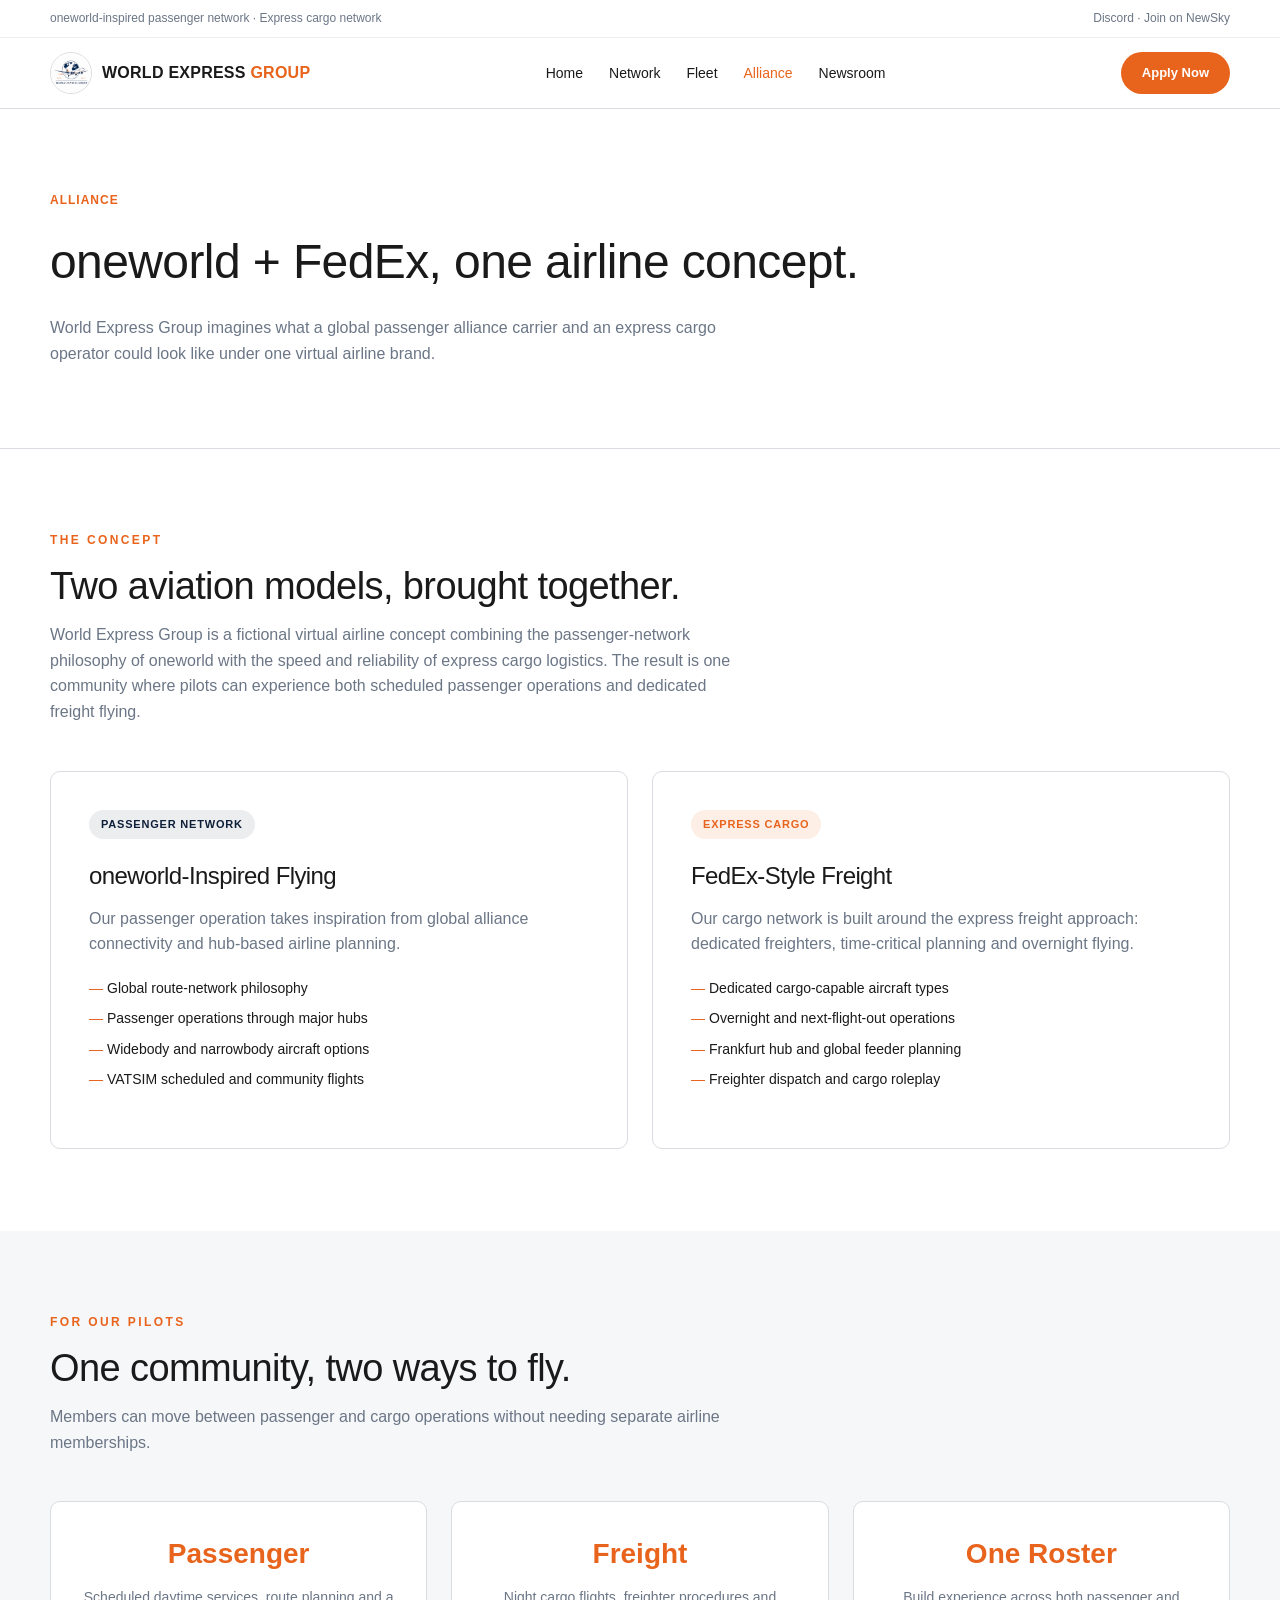
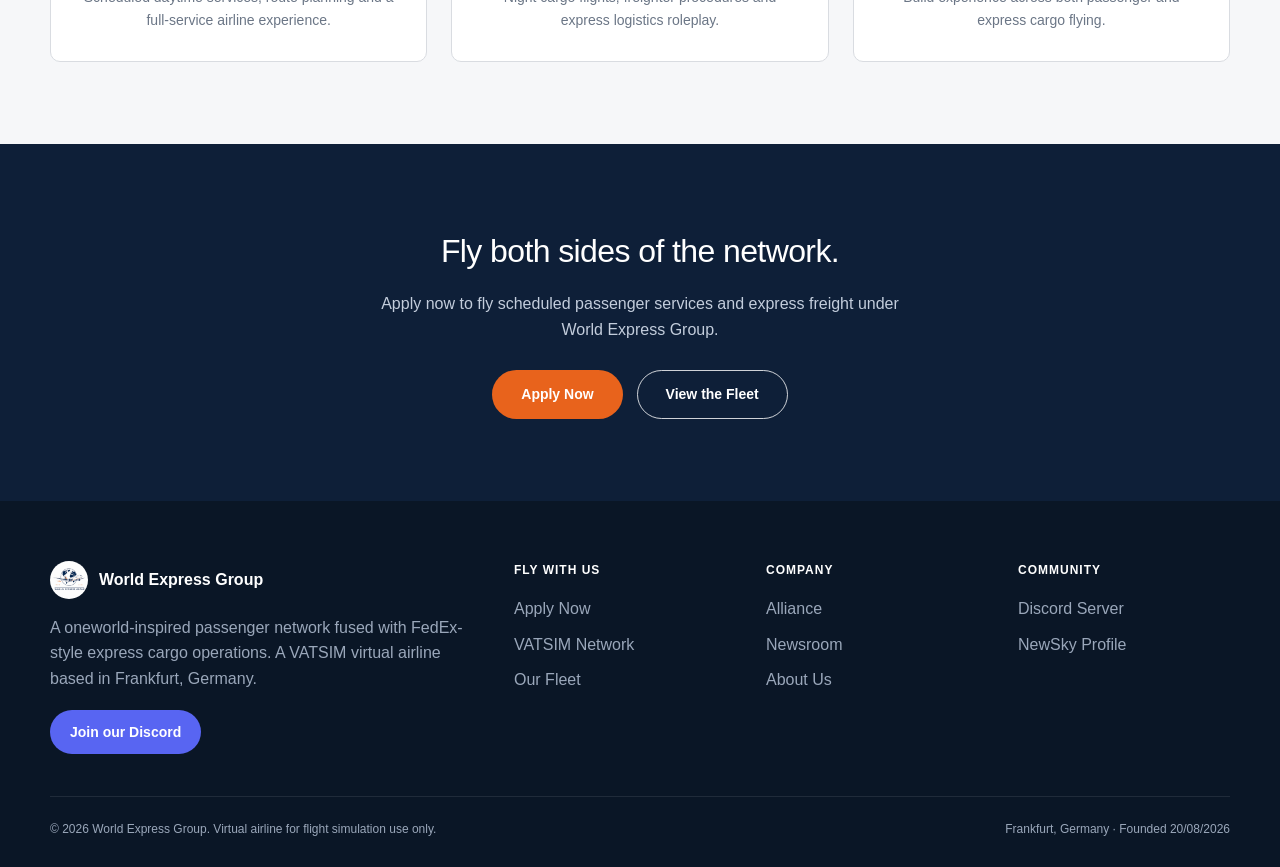
<file: alliance.html>
<!DOCTYPE html>
<html lang="en">
<head>
  <meta charset="UTF-8">
  <meta name="viewport" content="width=device-width, initial-scale=1.0">
  <meta name="description" content="The World Express Group oneworld-inspired passenger and express cargo concept.">
  <title>Alliance | World Express Group</title>
  <link rel="stylesheet" href="styles.css">
</head>
<body>
  <header>
    <div class="topbar"><div class="container"><span>oneworld-inspired passenger network · Express cargo network</span><span><a href="https://discord.gg/Qm5MyxyA" target="_blank" rel="noopener noreferrer">Discord</a> · <a href="https://newsky.app/airline/wxg/info" target="_blank" rel="noopener noreferrer">Join on NewSky</a></span></div></div>
    <div class="nav-wrap">
      <a href="index.html" class="brand" aria-label="World Express Group home"><img src="logo.png" alt="World Express Group logo"><span class="brand-name">WORLD EXPRESS <span>GROUP</span></span></a>
      <nav aria-label="Primary navigation"><ul><li><a href="index.html">Home</a></li><li><a href="network.html">Network</a></li><li><a href="fleet.html">Fleet</a></li><li><a href="alliance.html" class="active">Alliance</a></li><li><a href="newsroom.html">Newsroom</a></li></ul></nav>
      <div class="nav-cta"><a href="https://newsky.app/airline/wxg/info" target="_blank" rel="noopener noreferrer" class="btn btn-primary">Apply Now</a></div>
      <button class="menu-toggle" type="button" aria-label="Open navigation">☰</button>
    </div>
  </header>

  <main>
    <section class="page-hero"><div class="container"><span class="breadcrumb">Alliance</span><h1>oneworld + FedEx, one airline concept.</h1><p>World Express Group imagines what a global passenger alliance carrier and an express cargo operator could look like under one virtual airline brand.</p></div></section>

    <section>
      <div class="container">
        <div class="section-head"><span class="section-label">The Concept</span><h2>Two aviation models, brought together.</h2><p>World Express Group is a fictional virtual airline concept combining the passenger-network philosophy of oneworld with the speed and reliability of express cargo logistics. The result is one community where pilots can experience both scheduled passenger operations and dedicated freight flying.</p></div>

        <div class="operations-grid">
          <article class="operation-card"><span class="operation-tag tag-pax">Passenger Network</span><h3>oneworld-Inspired Flying</h3><p>Our passenger operation takes inspiration from global alliance connectivity and hub-based airline planning.</p><ul class="operation-list"><li>Global route-network philosophy</li><li>Passenger operations through major hubs</li><li>Widebody and narrowbody aircraft options</li><li>VATSIM scheduled and community flights</li></ul></article>
          <article class="operation-card"><span class="operation-tag tag-cargo">Express Cargo</span><h3>FedEx-Style Freight</h3><p>Our cargo network is built around the express freight approach: dedicated freighters, time-critical planning and overnight flying.</p><ul class="operation-list"><li>Dedicated cargo-capable aircraft types</li><li>Overnight and next-flight-out operations</li><li>Frankfurt hub and global feeder planning</li><li>Freighter dispatch and cargo roleplay</li></ul></article>
        </div>
      </div>
    </section>

    <section class="bg-light"><div class="container"><div class="section-head"><span class="section-label">For Our Pilots</span><h2>One community, two ways to fly.</h2><p>Members can move between passenger and cargo operations without needing separate airline memberships.</p></div><div class="requirements-grid"><article class="requirement-card"><strong>Passenger</strong><span>Scheduled daytime services, route planning and a full-service airline experience.</span></article><article class="requirement-card"><strong>Freight</strong><span>Night cargo flights, freighter procedures and express logistics roleplay.</span></article><article class="requirement-card"><strong>One Roster</strong><span>Build experience across both passenger and express cargo flying.</span></article></div></div></section>

    <section class="cta-band"><div class="container"><h2>Fly both sides of the network.</h2><p>Apply now to fly scheduled passenger services and express freight under World Express Group.</p><div class="hero-buttons"><a href="https://newsky.app/airline/wxg/info" target="_blank" rel="noopener noreferrer" class="btn btn-primary">Apply Now</a><a href="fleet.html" class="btn btn-outline">View the Fleet</a></div></div></section>
  </main>

  <footer><div class="container"><div class="footer-grid"><div><div class="footer-brand"><img src="logo.png" alt="World Express Group logo"><span>World Express Group</span></div><p>A oneworld-inspired passenger network fused with FedEx-style express cargo operations. A VATSIM virtual airline based in Frankfurt, Germany.</p><a href="https://discord.gg/Qm5MyxyA" target="_blank" rel="noopener noreferrer" class="discord-badge">Join our Discord</a></div><div class="footer-col"><h5>Fly With Us</h5><ul><li><a href="https://newsky.app/airline/wxg/info" target="_blank" rel="noopener noreferrer">Apply Now</a></li><li><a href="network.html">VATSIM Network</a></li><li><a href="fleet.html">Our Fleet</a></li></ul></div><div class="footer-col"><h5>Company</h5><ul><li><a href="alliance.html">Alliance</a></li><li><a href="newsroom.html">Newsroom</a></li><li><a href="index.html">About Us</a></li></ul></div><div class="footer-col"><h5>Community</h5><ul><li><a href="https://discord.gg/Qm5MyxyA" target="_blank" rel="noopener noreferrer">Discord Server</a></li><li><a href="https://newsky.app/airline/wxg/info" target="_blank" rel="noopener noreferrer">NewSky Profile</a></li></ul></div></div><div class="footer-bottom"><span>© 2026 World Express Group. Virtual airline for flight simulation use only.</span><span>Frankfurt, Germany · Founded 20/08/2026</span></div></div></footer>
</body>
</html>
</file>
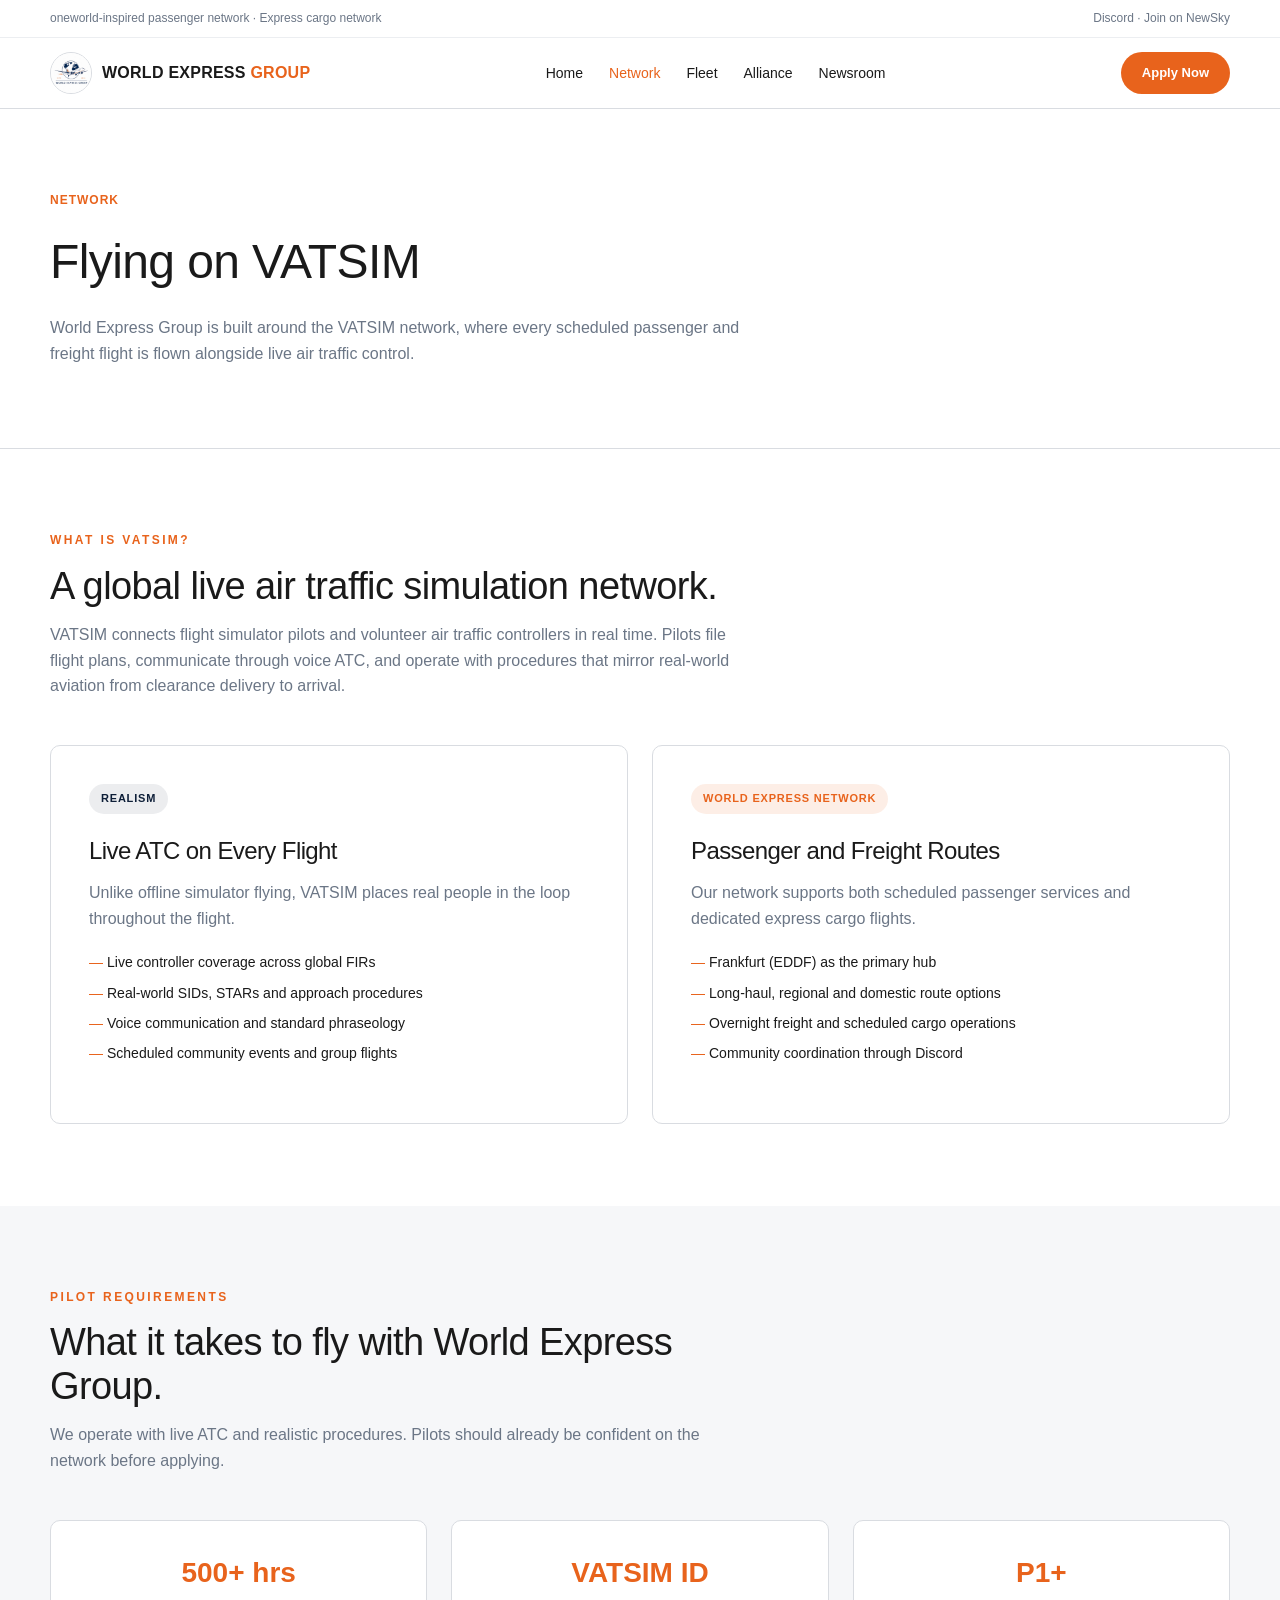
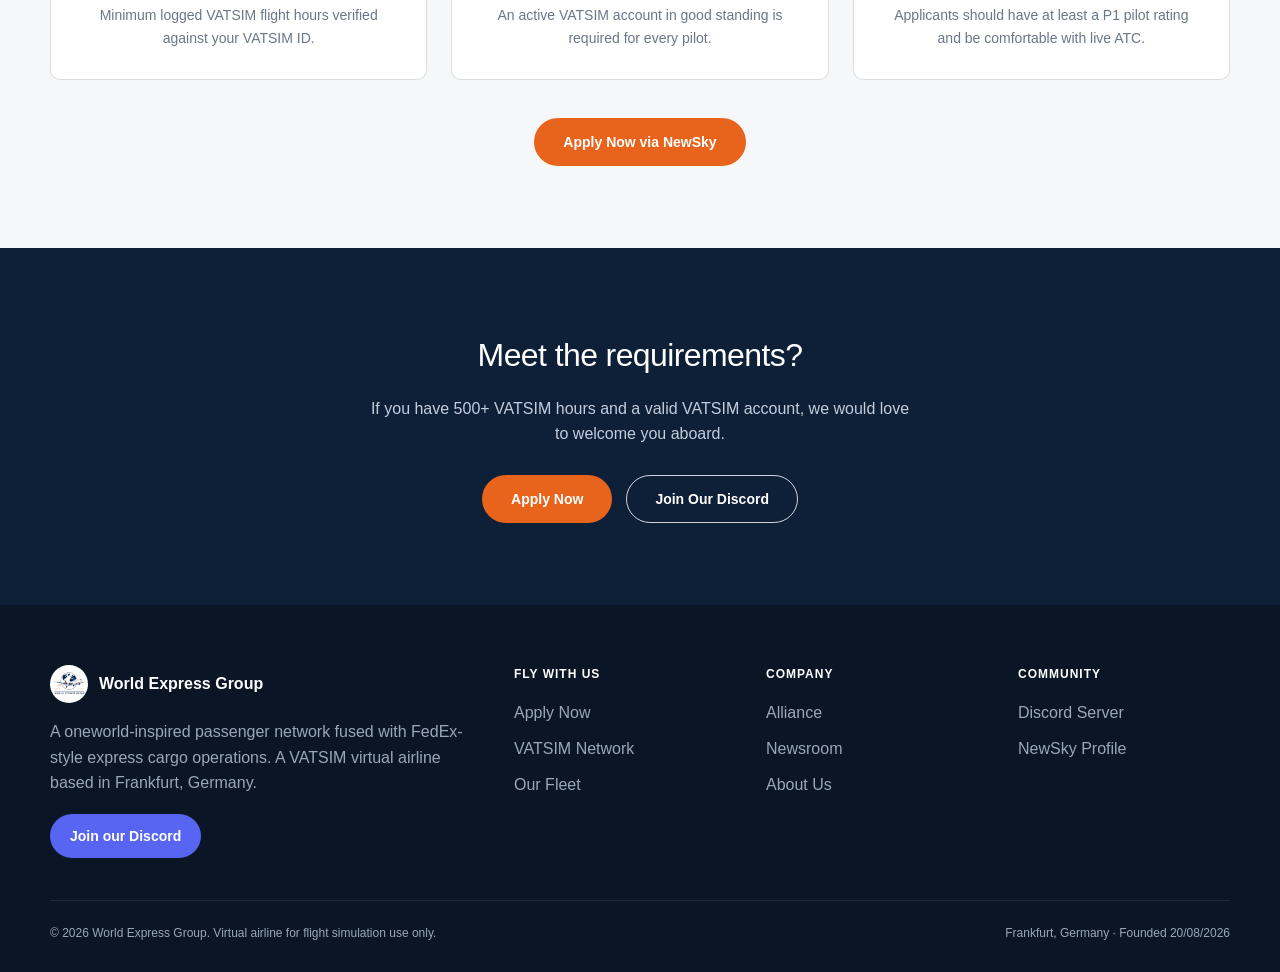
<file: network.html>
<!DOCTYPE html>
<html lang="en">
<head>
  <meta charset="UTF-8">
  <meta name="viewport" content="width=device-width, initial-scale=1.0">
  <meta name="description" content="World Express Group VATSIM network, pilot requirements and community operations.">
  <title>Network | World Express Group</title>
  <link rel="stylesheet" href="styles.css">
</head>
<body>
  <header>
    <div class="topbar">
      <div class="container">
        <span>oneworld-inspired passenger network · Express cargo network</span>
        <span><a href="https://discord.gg/Qm5MyxyA" target="_blank" rel="noopener noreferrer">Discord</a> · <a href="https://newsky.app/airline/wxg/info" target="_blank" rel="noopener noreferrer">Join on NewSky</a></span>
      </div>
    </div>
    <div class="nav-wrap">
      <a href="index.html" class="brand" aria-label="World Express Group home"><img src="logo.png" alt="World Express Group logo"><span class="brand-name">WORLD EXPRESS <span>GROUP</span></span></a>
      <nav aria-label="Primary navigation">
        <ul>
          <li><a href="index.html">Home</a></li>
          <li><a href="network.html" class="active">Network</a></li>
          <li><a href="fleet.html">Fleet</a></li>
          <li><a href="alliance.html">Alliance</a></li>
          <li><a href="newsroom.html">Newsroom</a></li>
        </ul>
      </nav>
      <div class="nav-cta"><a href="https://newsky.app/airline/wxg/info" target="_blank" rel="noopener noreferrer" class="btn btn-primary">Apply Now</a></div>
      <button class="menu-toggle" type="button" aria-label="Open navigation">☰</button>
    </div>
  </header>

  <main>
    <section class="page-hero">
      <div class="container">
        <span class="breadcrumb">Network</span>
        <h1>Flying on VATSIM</h1>
        <p>World Express Group is built around the VATSIM network, where every scheduled passenger and freight flight is flown alongside live air traffic control.</p>
      </div>
    </section>

    <section>
      <div class="container">
        <div class="section-head">
          <span class="section-label">What is VATSIM?</span>
          <h2>A global live air traffic simulation network.</h2>
          <p>VATSIM connects flight simulator pilots and volunteer air traffic controllers in real time. Pilots file flight plans, communicate through voice ATC, and operate with procedures that mirror real-world aviation from clearance delivery to arrival.</p>
        </div>

        <div class="operations-grid">
          <article class="operation-card">
            <span class="operation-tag tag-pax">Realism</span>
            <h3>Live ATC on Every Flight</h3>
            <p>Unlike offline simulator flying, VATSIM places real people in the loop throughout the flight.</p>
            <ul class="operation-list">
              <li>Live controller coverage across global FIRs</li>
              <li>Real-world SIDs, STARs and approach procedures</li>
              <li>Voice communication and standard phraseology</li>
              <li>Scheduled community events and group flights</li>
            </ul>
          </article>

          <article class="operation-card">
            <span class="operation-tag tag-cargo">World Express Network</span>
            <h3>Passenger and Freight Routes</h3>
            <p>Our network supports both scheduled passenger services and dedicated express cargo flights.</p>
            <ul class="operation-list">
              <li>Frankfurt (EDDF) as the primary hub</li>
              <li>Long-haul, regional and domestic route options</li>
              <li>Overnight freight and scheduled cargo operations</li>
              <li>Community coordination through Discord</li>
            </ul>
          </article>
        </div>
      </div>
    </section>

    <section class="bg-light">
      <div class="container">
        <div class="section-head">
          <span class="section-label">Pilot Requirements</span>
          <h2>What it takes to fly with World Express Group.</h2>
          <p>We operate with live ATC and realistic procedures. Pilots should already be confident on the network before applying.</p>
        </div>

        <div class="requirements-grid">
          <article class="requirement-card"><strong>500+ hrs</strong><span>Minimum logged VATSIM flight hours verified against your VATSIM ID.</span></article>
          <article class="requirement-card"><strong>VATSIM ID</strong><span>An active VATSIM account in good standing is required for every pilot.</span></article>
          <article class="requirement-card"><strong>P1+</strong><span>Applicants should have at least a P1 pilot rating and be comfortable with live ATC.</span></article>
        </div>

        <div class="center-action"><a href="https://newsky.app/airline/wxg/info" target="_blank" rel="noopener noreferrer" class="btn btn-primary">Apply Now via NewSky</a></div>
      </div>
    </section>

    <section class="cta-band">
      <div class="container">
        <h2>Meet the requirements?</h2>
        <p>If you have 500+ VATSIM hours and a valid VATSIM account, we would love to welcome you aboard.</p>
        <div class="hero-buttons">
          <a href="https://newsky.app/airline/wxg/info" target="_blank" rel="noopener noreferrer" class="btn btn-primary">Apply Now</a>
          <a href="https://discord.gg/Qm5MyxyA" target="_blank" rel="noopener noreferrer" class="btn btn-outline">Join Our Discord</a>
        </div>
      </div>
    </section>
  </main>

  <footer>
    <div class="container">
      <div class="footer-grid">
        <div><div class="footer-brand"><img src="logo.png" alt="World Express Group logo"><span>World Express Group</span></div><p>A oneworld-inspired passenger network fused with FedEx-style express cargo operations. A VATSIM virtual airline based in Frankfurt, Germany.</p><a href="https://discord.gg/Qm5MyxyA" target="_blank" rel="noopener noreferrer" class="discord-badge">Join our Discord</a></div>
        <div class="footer-col"><h5>Fly With Us</h5><ul><li><a href="https://newsky.app/airline/wxg/info" target="_blank" rel="noopener noreferrer">Apply Now</a></li><li><a href="network.html">VATSIM Network</a></li><li><a href="fleet.html">Our Fleet</a></li></ul></div>
        <div class="footer-col"><h5>Company</h5><ul><li><a href="alliance.html">Alliance</a></li><li><a href="newsroom.html">Newsroom</a></li><li><a href="index.html">About Us</a></li></ul></div>
        <div class="footer-col"><h5>Community</h5><ul><li><a href="https://discord.gg/Qm5MyxyA" target="_blank" rel="noopener noreferrer">Discord Server</a></li><li><a href="https://newsky.app/airline/wxg/info" target="_blank" rel="noopener noreferrer">NewSky Profile</a></li></ul></div>
      </div>
      <div class="footer-bottom"><span>© 2026 World Express Group. Virtual airline for flight simulation use only.</span><span>Frankfurt, Germany · Founded 20/08/2026</span></div>
    </div>
  </footer>
</body>
</html>
</file>
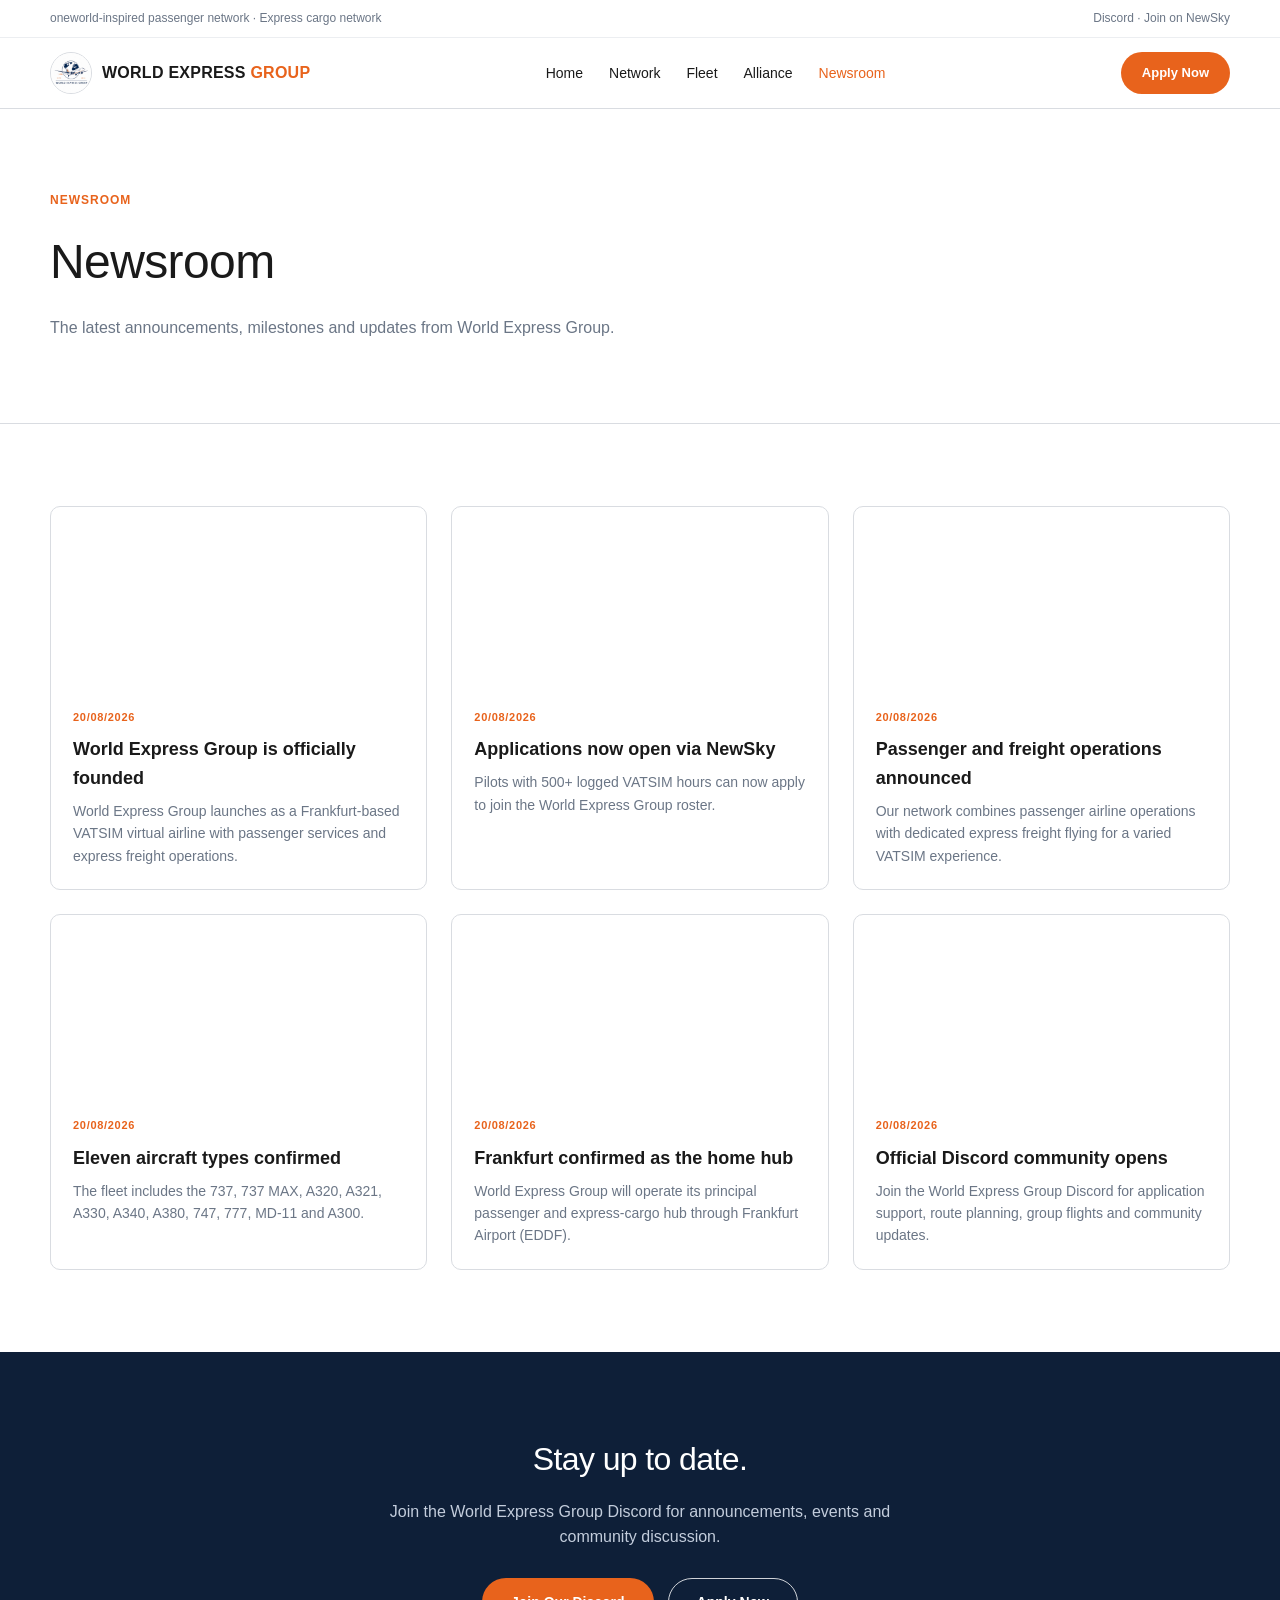
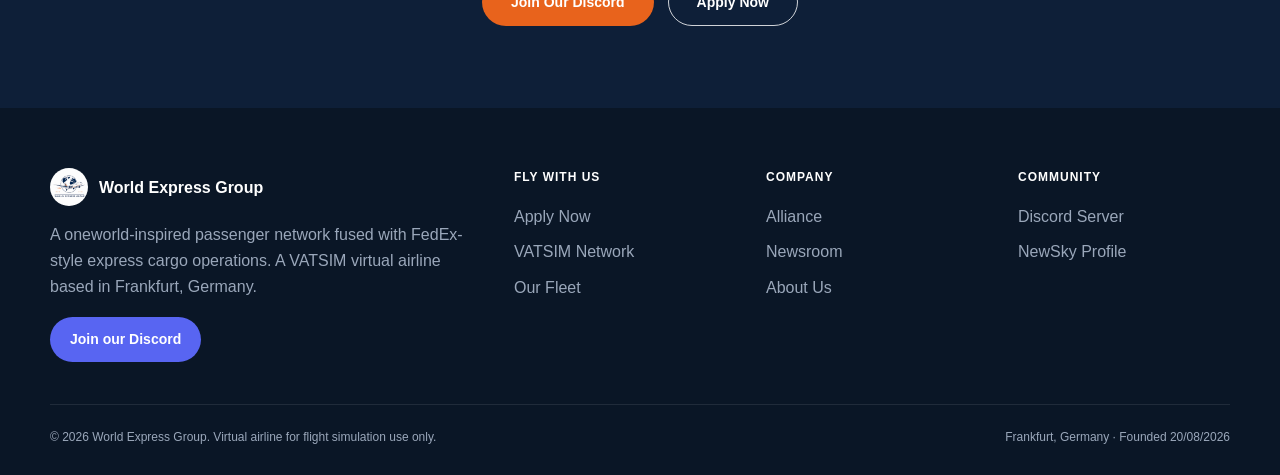
<file: newsroom.html>
<!DOCTYPE html>
<html lang="en">
<head>
  <meta charset="UTF-8">
  <meta name="viewport" content="width=device-width, initial-scale=1.0">
  <meta name="description" content="World Express Group newsroom and announcements.">
  <title>Newsroom | World Express Group</title>
  <link rel="stylesheet" href="styles.css">
</head>
<body>
  <header>
    <div class="topbar"><div class="container"><span>oneworld-inspired passenger network · Express cargo network</span><span><a href="https://discord.gg/Qm5MyxyA" target="_blank" rel="noopener noreferrer">Discord</a> · <a href="https://newsky.app/airline/wxg/info" target="_blank" rel="noopener noreferrer">Join on NewSky</a></span></div></div>
    <div class="nav-wrap">
      <a href="index.html" class="brand" aria-label="World Express Group home"><img src="logo.png" alt="World Express Group logo"><span class="brand-name">WORLD EXPRESS <span>GROUP</span></span></a>
      <nav aria-label="Primary navigation"><ul><li><a href="index.html">Home</a></li><li><a href="network.html">Network</a></li><li><a href="fleet.html">Fleet</a></li><li><a href="alliance.html">Alliance</a></li><li><a href="newsroom.html" class="active">Newsroom</a></li></ul></nav>
      <div class="nav-cta"><a href="https://newsky.app/airline/wxg/info" target="_blank" rel="noopener noreferrer" class="btn btn-primary">Apply Now</a></div>
      <button class="menu-toggle" type="button" aria-label="Open navigation">☰</button>
    </div>
  </header>

  <main>
    <section class="page-hero"><div class="container"><span class="breadcrumb">Newsroom</span><h1>Newsroom</h1><p>The latest announcements, milestones and updates from World Express Group.</p></div></section>

    <section>
      <div class="container">
        <div class="news-grid">
          <article class="news-card"><div class="news-img" style="background-image:url('https://commons.wikimedia.org/wiki/Special:Redirect/file/Boeing_777_in_then-Boeing_livery_K58552.jpg');"></div><div class="news-body"><span class="news-date">20/08/2026</span><h4>World Express Group is officially founded</h4><p>World Express Group launches as a Frankfurt-based VATSIM virtual airline with passenger services and express freight operations.</p></div></article>
          <article class="news-card"><div class="news-img" style="background-image:url('https://commons.wikimedia.org/wiki/Special:Redirect/file/Airbus_A320_(12180643115).jpg');"></div><div class="news-body"><span class="news-date">20/08/2026</span><h4>Applications now open via NewSky</h4><p>Pilots with 500+ logged VATSIM hours can now apply to join the World Express Group roster.</p></div></article>
          <article class="news-card"><div class="news-img" style="background-image:url('https://commons.wikimedia.org/wiki/Special:Redirect/file/Airbus_A300F;_EI-OZH@FRA;08.08.2010_585bk_(4878943444).jpg');"></div><div class="news-body"><span class="news-date">20/08/2026</span><h4>Passenger and freight operations announced</h4><p>Our network combines passenger airline operations with dedicated express freight flying for a varied VATSIM experience.</p></div></article>
          <article class="news-card"><div class="news-img" style="background-image:url('https://commons.wikimedia.org/wiki/Special:Redirect/file/Airbus_A380.jpg');"></div><div class="news-body"><span class="news-date">20/08/2026</span><h4>Eleven aircraft types confirmed</h4><p>The fleet includes the 737, 737 MAX, A320, A321, A330, A340, A380, 747, 777, MD-11 and A300.</p></div></article>
          <article class="news-card"><div class="news-img" style="background-image:url('https://commons.wikimedia.org/wiki/Special:Redirect/file/Airbus_A340-300_.jpg');"></div><div class="news-body"><span class="news-date">20/08/2026</span><h4>Frankfurt confirmed as the home hub</h4><p>World Express Group will operate its principal passenger and express-cargo hub through Frankfurt Airport (EDDF).</p></div></article>
          <article class="news-card"><div class="news-img" style="background-image:url('https://commons.wikimedia.org/wiki/Special:Redirect/file/McDonnell_Douglas_MD-11F,_EVA_Air_Cargo_AN0800391.jpg');"></div><div class="news-body"><span class="news-date">20/08/2026</span><h4>Official Discord community opens</h4><p>Join the World Express Group Discord for application support, route planning, group flights and community updates.</p></div></article>
        </div>
      </div>
    </section>

    <section class="cta-band"><div class="container"><h2>Stay up to date.</h2><p>Join the World Express Group Discord for announcements, events and community discussion.</p><div class="hero-buttons"><a href="https://discord.gg/Qm5MyxyA" target="_blank" rel="noopener noreferrer" class="btn btn-primary">Join Our Discord</a><a href="https://newsky.app/airline/wxg/info" target="_blank" rel="noopener noreferrer" class="btn btn-outline">Apply Now</a></div></div></section>
  </main>

  <footer><div class="container"><div class="footer-grid"><div><div class="footer-brand"><img src="logo.png" alt="World Express Group logo"><span>World Express Group</span></div><p>A oneworld-inspired passenger network fused with FedEx-style express cargo operations. A VATSIM virtual airline based in Frankfurt, Germany.</p><a href="https://discord.gg/Qm5MyxyA" target="_blank" rel="noopener noreferrer" class="discord-badge">Join our Discord</a></div><div class="footer-col"><h5>Fly With Us</h5><ul><li><a href="https://newsky.app/airline/wxg/info" target="_blank" rel="noopener noreferrer">Apply Now</a></li><li><a href="network.html">VATSIM Network</a></li><li><a href="fleet.html">Our Fleet</a></li></ul></div><div class="footer-col"><h5>Company</h5><ul><li><a href="alliance.html">Alliance</a></li><li><a href="newsroom.html">Newsroom</a></li><li><a href="index.html">About Us</a></li></ul></div><div class="footer-col"><h5>Community</h5><ul><li><a href="https://discord.gg/Qm5MyxyA" target="_blank" rel="noopener noreferrer">Discord Server</a></li><li><a href="https://newsky.app/airline/wxg/info" target="_blank" rel="noopener noreferrer">NewSky Profile</a></li></ul></div></div><div class="footer-bottom"><span>© 2026 World Express Group. Virtual airline for flight simulation use only.</span><span>Frankfurt, Germany · Founded 20/08/2026</span></div></div></footer>
</body>
</html>
</file>
<file: styles.css>
:root {
  --navy: #0e1f38;
  --navy-2: #132a4d;
  --orange: #e8631c;
  --orange-2: #f4832f;
  --ink: #1a1a1a;
  --grey: #6b7686;
  --light: #f6f7f9;
  --white: #fff;
  --border: #d9dce1;
}

* {
  box-sizing: border-box;
  margin: 0;
  padding: 0;
}

html {
  scroll-behavior: smooth;
}

body {
  color: var(--ink);
  background: var(--white);
  font-family: "Helvetica Neue", Arial, sans-serif;
  line-height: 1.6;
  -webkit-font-smoothing: antialiased;
}

a {
  color: inherit;
  text-decoration: none;
}

img {
  display: block;
  max-width: 100%;
}

.container {
  width: min(1180px, calc(100% - 48px));
  margin: 0 auto;
}

.section-label {
  display: block;
  margin-bottom: 14px;
  color: var(--orange);
  font-size: 12px;
  font-weight: 700;
  letter-spacing: 2.4px;
  text-transform: uppercase;
}

h1,
h2,
h3 {
  color: var(--ink);
  font-weight: 500;
  letter-spacing: -0.6px;
}

.btn {
  display: inline-flex;
  align-items: center;
  justify-content: center;
  min-height: 48px;
  padding: 12px 28px;
  border: 1px solid transparent;
  border-radius: 999px;
  cursor: pointer;
  font-size: 14px;
  font-weight: 700;
  transition: transform 0.2s ease, background 0.2s ease, box-shadow 0.2s ease;
}

.btn-primary {
  color: #fff;
  background: var(--orange);
}

.btn-primary:hover {
  background: #cf5414;
  box-shadow: 0 10px 20px rgba(232, 99, 28, 0.25);
  transform: translateY(-1px);
}

.btn-outline {
  color: #fff;
  background: transparent;
  border-color: rgba(255, 255, 255, 0.8);
}

.btn-outline:hover {
  color: var(--navy);
  background: #fff;
}

.btn-outline-dark {
  color: var(--navy);
  background: transparent;
  border-color: var(--navy);
}

.btn-outline-dark:hover {
  color: #fff;
  background: var(--navy);
}

/* Header */

header {
  position: sticky;
  top: 0;
  z-index: 100;
  background: #fff;
  border-bottom: 1px solid var(--border);
}

.topbar {
  padding: 9px 0;
  color: var(--grey);
  border-bottom: 1px solid #eceef1;
  font-size: 12px;
}

.topbar .container {
  display: flex;
  justify-content: space-between;
  gap: 20px;
}

.topbar a:hover {
  color: var(--orange);
}

.nav-wrap {
  display: flex;
  align-items: center;
  justify-content: space-between;
  gap: 24px;
  width: min(1180px, calc(100% - 48px));
  margin: 0 auto;
  padding: 14px 0;
}

.brand {
  display: flex;
  flex: 0 0 auto;
  align-items: center;
  gap: 10px;
}

.brand img {
  width: 42px;
  height: 42px;
  object-fit: cover;
  background: #fff;
  border: 1px solid var(--border);
  border-radius: 50%;
}

.brand-name {
  color: var(--ink);
  font-size: 16px;
  font-weight: 800;
  letter-spacing: 0.25px;
  white-space: nowrap;
}

.brand-name span {
  color: var(--orange);
}

nav ul {
  display: flex;
  align-items: center;
  gap: 26px;
  list-style: none;
}

nav a {
  color: var(--ink);
  font-size: 14px;
  font-weight: 500;
}

nav a:hover,
nav a.active {
  color: var(--orange);
}

.nav-cta .btn {
  min-height: 42px;
  padding: 9px 20px;
  font-size: 13px;
}

.menu-toggle {
  display: none;
  color: var(--ink);
  background: none;
  border: 0;
  font-size: 26px;
}

/* Homepage hero */

.hero {
  padding: 64px 0 72px;
  background: #fff;
}

.hero-content-with-logo {
  display: grid;
  grid-template-columns: minmax(0, 1fr) minmax(390px, 540px);
  gap: 58px;
  align-items: center;
  min-height: 350px;
}

.hero-copy {
  max-width: 660px;
}

.hero h1 {
  font-size: clamp(42px, 5vw, 58px);
  line-height: 1.05;
}

.hero-copy p {
  max-width: 620px;
  margin-top: 18px;
  color: var(--grey);
  font-size: 17px;
}

.hero-logo-space {
  display: flex;
  align-items: center;
  justify-content: center;
  min-height: 330px;
  background: transparent;
}

.hero-logo-space img {
  display: block;
  width: min(100%, 500px);
  height: auto;
  max-height: 330px;
  object-fit: contain;
  mix-blend-mode: multiply;
}

/* Centered quick links above the homepage application panel */

.quicklinks {
  display: flex;
  flex-wrap: wrap;
  align-items: flex-start;
  justify-content: center;
  gap: 34px;
  margin: 18px auto 0;
  padding: 0;
}

.quicklink {
  display: flex;
  flex-direction: column;
  align-items: center;
  gap: 8px;
  width: 94px;
  color: var(--ink);
  font-size: 12px;
  font-weight: 600;
  text-align: center;
}

.icon-circle {
  display: inline-flex;
  align-items: center;
  justify-content: center;
  width: 48px;
  height: 48px;
  color: var(--orange);
  background: #fff;
  border: 1px solid #dfe3e8;
  border-radius: 50%;
  font-size: 17px;
  transition: border-color 0.2s ease, background 0.2s ease;
}

.quicklink:hover .icon-circle {
  background: #fff0e8;
  border-color: var(--orange);
}

/* Flight planning */

.plan-bar-polished {
  overflow: hidden;
  margin-top: 32px;
  background: #fff;
  border: 1px solid #d7dce4;
  border-radius: 12px;
  box-shadow: 0 14px 36px rgba(14, 31, 56, 0.09);
}

.plan-tabs {
  display: flex;
  gap: 30px;
  padding: 0 28px;
  overflow-x: auto;
  border-bottom: 1px solid #e8ebef;
}

.plan-tabs span {
  display: inline-flex;
  flex: 0 0 auto;
  align-items: center;
  min-height: 58px;
  color: var(--grey);
  border-bottom: 3px solid transparent;
  cursor: pointer;
  font-size: 14px;
  font-weight: 500;
}

.plan-tabs span.active {
  color: var(--navy);
  border-bottom-color: var(--orange);
  font-weight: 700;
}

.plan-fields-polished {
  display: grid;
  grid-template-columns: minmax(0, 1.28fr) minmax(0, 0.95fr) minmax(0, 1.15fr) minmax(160px, auto);
  gap: 14px;
  align-items: stretch;
  padding: 22px 24px 24px;
}

.plan-field-polished {
  min-width: 0;
  padding: 15px 16px;
  background: #f7f8fa;
  border: 1px solid #e5e9ee;
  border-radius: 9px;
}

.plan-field-polished label {
  display: block;
  margin-bottom: 9px;
  color: var(--grey);
  font-size: 10px;
  font-weight: 800;
  letter-spacing: 0.75px;
  text-transform: uppercase;
}

.field-value {
  display: flex;
  align-items: center;
  gap: 10px;
  min-width: 0;
}

.field-icon {
  display: inline-flex;
  flex: 0 0 32px;
  align-items: center;
  justify-content: center;
  width: 32px;
  height: 32px;
  color: var(--orange);
  background: #fff0e8;
  border-radius: 50%;
  font-size: 15px;
}

.field-value div {
  display: flex;
  flex-direction: column;
  min-width: 0;
}

.field-value strong,
.field-value small {
  overflow: hidden;
  text-overflow: ellipsis;
  white-space: nowrap;
}

.field-value strong {
  color: var(--navy);
  font-size: 14px;
  font-weight: 750;
  line-height: 1.2;
}

.field-value small {
  margin-top: 4px;
  color: var(--grey);
  font-size: 11.5px;
  line-height: 1.2;
}

.plan-action {
  display: flex;
  align-items: stretch;
  min-width: 165px;
}

.apply-now-button {
  width: 100%;
  min-height: 100%;
  gap: 9px;
  color: #fff;
  background: var(--orange);
  box-shadow: 0 8px 18px rgba(232, 99, 28, 0.22);
}

.apply-now-button span {
  font-size: 18px;
  line-height: 1;
}

/* Promotional section */

.promo-row {
  display: grid;
  grid-template-columns: 1fr 1fr;
  overflow: hidden;
  margin-top: 56px;
  border-radius: 12px;
}

.promo-card {
  display: flex;
  flex-direction: column;
  justify-content: center;
  gap: 18px;
  min-height: 280px;
  padding: 52px 48px;
  color: #fff;
  background: var(--orange);
}

.promo-card h2 {
  color: #fff;
  font-size: 34px;
  line-height: 1.1;
}

.promo-card p {
  max-width: 390px;
  color: rgba(255, 255, 255, 0.9);
}

.promo-pill {
  display: inline-flex;
  width: fit-content;
  padding: 8px 14px;
  background: rgba(255, 255, 255, 0.16);
  border-radius: 999px;
  font-size: 13px;
  font-weight: 700;
}

.promo-button {
  width: fit-content;
  color: var(--orange);
  background: #fff;
}

.promo-photo {
  min-height: 280px;
  background-position: center;
  background-size: cover;
}

/* Alliance strip */

.alliance-strip {
  padding: 20px 0;
  background: var(--light);
  border-top: 1px solid var(--border);
  border-bottom: 1px solid var(--border);
}

.alliance-strip .container {
  display: flex;
  flex-wrap: wrap;
  justify-content: center;
  gap: 28px 44px;
}

.alliance-item {
  display: flex;
  align-items: center;
  gap: 9px;
  color: var(--grey);
  font-size: 13px;
  font-weight: 600;
}

.dot {
  width: 6px;
  height: 6px;
  background: var(--orange);
  border-radius: 50%;
}

/* Shared page layouts */

section:not(.hero) {
  padding: 82px 0;
}

.page-hero {
  padding: 64px 0 42px;
  background: #fff;
  border-bottom: 1px solid var(--border);
}

.page-hero h1 {
  font-size: clamp(38px, 5vw, 48px);
}

.page-hero p {
  max-width: 720px;
  margin-top: 14px;
  color: var(--grey);
}

.breadcrumb {
  display: block;
  margin-bottom: 14px;
  color: var(--orange);
  font-size: 12px;
  font-weight: 800;
  letter-spacing: 1px;
  text-transform: uppercase;
}

.section-head {
  max-width: 700px;
  margin-bottom: 46px;
}

.section-head h2 {
  font-size: clamp(30px, 4vw, 38px);
  line-height: 1.15;
}

.section-head p {
  margin-top: 14px;
  color: var(--grey);
  font-size: 16px;
}

.bg-light {
  background: var(--light);
}

.bg-navy {
  color: #fff;
  background: var(--navy);
}

.bg-navy h2 {
  color: #fff;
  font-size: clamp(30px, 4vw, 38px);
  line-height: 1.15;
}

.bg-navy p {
  margin: 16px 0 30px;
  color: #c3cddc;
}

.network {
  display: grid;
  grid-template-columns: 1.05fr 0.95fr;
  gap: 58px;
  align-items: center;
}

.operations-grid,
.fleet-grid,
.news-grid,
.requirements-grid {
  display: grid;
  gap: 24px;
}

.operations-grid {
  grid-template-columns: repeat(2, minmax(0, 1fr));
}

.fleet-grid,
.news-grid,
.requirements-grid {
  grid-template-columns: repeat(3, minmax(0, 1fr));
}

.operation-card,
.fleet-card,
.news-card,
.requirement-card {
  background: #fff;
  border: 1px solid var(--border);
  border-radius: 10px;
}

.operation-card {
  padding: 38px;
}

.operation-tag {
  display: inline-flex;
  padding: 6px 12px;
  border-radius: 999px;
  font-size: 11px;
  font-weight: 800;
  letter-spacing: 0.8px;
  text-transform: uppercase;
}

.tag-pax {
  color: var(--navy);
  background: rgba(14, 31, 56, 0.08);
}

.tag-cargo {
  color: var(--orange);
  background: rgba(232, 99, 28, 0.11);
}

.operation-card h3 {
  margin: 18px 0 10px;
  font-size: 24px;
}

.operation-card p {
  color: var(--grey);
}

.operation-list {
  display: grid;
  gap: 8px;
  margin: 20px 0;
  list-style: none;
}

.operation-list li {
  position: relative;
  padding-left: 18px;
  font-size: 14px;
}

.operation-list li::before {
  position: absolute;
  left: 0;
  color: var(--orange);
  content: "—";
}

.requirement-card {
  padding: 30px;
  text-align: center;
}

.requirement-card strong {
  display: block;
  margin-bottom: 9px;
  color: var(--orange);
  font-size: 28px;
}

.requirement-card span {
  display: block;
  color: var(--grey);
  font-size: 14px;
}

.fleet-card,
.news-card {
  overflow: hidden;
}

.fleet-img,
.news-img {
  height: 180px;
  background-position: center;
  background-size: cover;
}

.fleet-img-real {
  display: block;
  width: 100%;
  height: 205px;
  object-fit: cover;
  object-position: center;
  background: #e9edf2;
  transition: transform 0.35s ease;
}

.fleet-card:hover .fleet-img-real {
  transform: scale(1.02);
}

.fleet-body,
.news-body {
  padding: 22px;
}

.fleet-body .tag,
.news-date {
  color: var(--orange);
  font-size: 11px;
  font-weight: 800;
  letter-spacing: 0.7px;
  text-transform: uppercase;
}

.news-date {
  display: block;
  margin-bottom: 9px;
}

.fleet-body h4,
.news-body h4 {
  margin-top: 6px;
  font-size: 18px;
}

.fleet-body p,
.news-body p {
  margin-top: 7px;
  color: var(--grey);
  font-size: 14px;
}

.fleet-link {
  color: var(--orange);
  font-size: 14px;
  font-weight: 800;
}

.center-action {
  margin-top: 38px;
  text-align: center;
}

.hero-buttons {
  display: flex;
  flex-wrap: wrap;
  justify-content: center;
  gap: 14px;
}

.cta-band {
  padding: 72px 0;
  color: #fff;
  background: var(--navy);
  text-align: center;
}

.cta-band h2 {
  color: #fff;
  font-size: 32px;
}

.cta-band p {
  max-width: 550px;
  margin: 14px auto 28px;
  color: #c3cddc;
}

/* Footer */

footer {
  padding: 60px 0 28px;
  color: #9aa7ba;
  background: #0a1626;
}

.footer-grid {
  display: grid;
  grid-template-columns: 2fr repeat(3, 1fr);
  gap: 40px;
  margin-bottom: 42px;
}

.footer-brand {
  display: flex;
  align-items: center;
  gap: 11px;
  margin-bottom: 16px;
}

.footer-brand img {
  width: 38px;
  height: 38px;
  object-fit: cover;
  background: #fff;
  border-radius: 50%;
}

.footer-brand span {
  color: #fff;
  font-size: 16px;
  font-weight: 700;
}

.footer-col h5 {
  margin-bottom: 16px;
  color: #fff;
  font-size: 12px;
  letter-spacing: 1px;
  text-transform: uppercase;
}

.footer-col ul {
  display: grid;
  gap: 10px;
  list-style: none;
}

.footer-col a:hover {
  color: var(--orange-2);
}

.discord-badge {
  display: inline-flex;
  margin-top: 18px;
  padding: 11px 20px;
  color: #fff;
  background: #5865f2;
  border-radius: 999px;
  font-size: 14px;
  font-weight: 700;
}

.footer-bottom {
  display: flex;
  justify-content: space-between;
  gap: 16px;
  padding-top: 23px;
  border-top: 1px solid rgba(255, 255, 255, 0.09);
  font-size: 12px;
}

/* Premium VATSIM radar — scoped to the homepage map only */

.vatsim-home-section {
  overflow: hidden;
}

.vatsim-radar-card {
  position: relative;
  height: 400px;
  overflow: hidden;
  background: #0b0f14;
  border: 1px solid rgba(255, 255, 255, 0.1);
  border-radius: 12px;
  box-shadow: 0 18px 40px rgba(0, 0, 0, 0.18);
}

.vatsim-map {
  width: 100%;
  height: 100%;
  background: #0b0f14;
}

.radar-topbar {
  position: absolute;
  top: 14px;
  right: 14px;
  left: 14px;
  z-index: 700;
  display: flex;
  align-items: center;
  justify-content: space-between;
  gap: 12px;
  min-height: 51px;
  padding: 10px 14px;
  color: #fff;
  background: rgba(10, 14, 19, 0.88);
  border: 1px solid rgba(255, 255, 255, 0.09);
  border-radius: 11px;
  box-shadow: 0 9px 24px rgba(0, 0, 0, 0.32);
  backdrop-filter: blur(14px);
  -webkit-backdrop-filter: blur(14px);
}

.radar-brand {
  display: flex;
  align-items: center;
  gap: 8px;
  font-size: 11px;
  font-weight: 800;
  letter-spacing: 1px;
  white-space: nowrap;
}

.radar-brand small {
  color: rgba(255, 255, 255, 0.48);
  font-size: 9px;
  font-weight: 500;
  letter-spacing: 0.7px;
}

.radar-mark {
  display: inline-flex;
  align-items: center;
  justify-content: center;
  width: 27px;
  height: 27px;
  color: #fff;
  background: #ff8c00;
  border-radius: 7px;
  font-size: 13px;
  font-weight: 800;
}

.radar-status {
  display: flex;
  align-items: center;
  gap: 11px;
  color: rgba(255, 255, 255, 0.78);
  font-size: 10px;
  white-space: nowrap;
}

.live-indicator {
  display: flex;
  align-items: center;
  gap: 5px;
}

.live-indicator i {
  width: 7px;
  height: 7px;
  background: #42d392;
  border-radius: 50%;
  box-shadow: 0 0 10px rgba(66, 211, 146, 0.7);
}

.radar-status b {
  color: #fff;
  font-weight: 700;
}

.radar-status .orange-count {
  color: #ff9d2e;
}

.radar-loading {
  position: absolute;
  z-index: 800;
  inset: 0;
  display: flex;
  align-items: center;
  justify-content: center;
  color: #fff;
  background: #0b0f14;
  font-size: 13px;
  letter-spacing: 0.4px;
}

.radar-loading.hidden {
  display: none;
}

.vatsim-map .leaflet-control-zoom {
  border: 0;
  box-shadow: 0 5px 16px rgba(0, 0, 0, 0.3);
}

.vatsim-map .leaflet-control-zoom a {
  color: #fff !important;
  background: rgba(10, 14, 19, 0.88) !important;
  border: 0 !important;
  backdrop-filter: blur(8px);
}

.vatsim-map .leaflet-control-attribution {
  color: rgba(255, 255, 255, 0.55) !important;
  background: rgba(10, 14, 19, 0.65) !important;
}

.radar-aircraft {
  display: flex;
  align-items: center;
  justify-content: center;
  width: 28px;
  height: 28px;
  transform-origin: center;
  transition: transform 0.4s ease;
  pointer-events: none;
}

.radar-aircraft svg {
  width: 22px;
  height: 22px;
  filter: drop-shadow(0 2px 5px rgba(0, 0, 0, 0.75));
}

.radar-aircraft.normal svg {
  fill: #fff;
}

.radar-aircraft.special svg {
  fill: #ff9d2e;
  filter: drop-shadow(0 0 7px rgba(255, 157, 46, 0.8));
}

.vatsim-radar-card .leaflet-popup-content-wrapper {
  color: #fff;
  background: rgba(12, 16, 22, 0.97);
  border: 1px solid rgba(255, 255, 255, 0.08);
  border-radius: 12px;
  box-shadow: 0 15px 45px rgba(0, 0, 0, 0.45);
}

.vatsim-radar-card .leaflet-popup-tip {
  background: #0c1016;
}

.vatsim-radar-card .leaflet-popup-content {
  margin: 14px;
}

.flight-popup {
  min-width: 210px;
  font-family: Arial, sans-serif;
}

.callsign {
  font-size: 18px;
  font-weight: 700;
}

.airline {
  margin-top: 3px;
  font-size: 10px;
  font-weight: 700;
  letter-spacing: 0.7px;
  text-transform: uppercase;
}

.aircraft-type {
  margin-top: 4px;
  color: rgba(255, 255, 255, 0.48);
  font-size: 11px;
}

.route {
  display: flex;
  align-items: center;
  justify-content: space-between;
  margin: 14px 0;
  font-size: 14px;
  font-weight: 700;
}

.route-arrow {
  color: rgba(255, 255, 255, 0.25);
}

.data-grid {
  display: grid;
  grid-template-columns: 1fr 1fr;
  gap: 6px;
}

.data {
  padding: 7px;
  background: rgba(255, 255, 255, 0.045);
  border-radius: 7px;
}

.data-label {
  color: rgba(255, 255, 255, 0.35);
  font-size: 8px;
  letter-spacing: 0.6px;
  text-transform: uppercase;
}

.data-value {
  margin-top: 3px;
  color: #fff;
  font-size: 11px;
  font-weight: 600;
}

@media (max-width: 1000px) {
  nav,
  .nav-cta {
    display: none;
  }

  .menu-toggle {
    display: block;
  }

  .hero-content-with-logo {
    grid-template-columns: minmax(0, 1fr) 300px;
    gap: 28px;
    min-height: 270px;
  }

  .hero-logo-space {
    min-height: 250px;
  }

  .hero-logo-space img {
    max-height: 250px;
  }

  .plan-fields-polished {
    grid-template-columns: repeat(2, minmax(0, 1fr));
  }

  .plan-action {
    min-height: 58px;
  }

  .fleet-grid,
  .news-grid {
    grid-template-columns: repeat(2, minmax(0, 1fr));
  }

  .vatsim-radar-card {
    height: 370px;
  }

  .radar-status {
    gap: 7px;
    font-size: 9px;
  }

  .radar-brand small {
    display: none;
  }
}

@media (max-width: 720px) {
  .container,
  .nav-wrap {
    width: min(100% - 32px, 1180px);
  }

  .topbar .container,
  .footer-bottom {
    flex-direction: column;
  }

  .topbar {
    font-size: 11px;
  }

  .hero {
    padding-top: 42px;
  }

  .hero-content-with-logo {
    grid-template-columns: 1fr;
    gap: 24px;
    min-height: auto;
  }

  .hero-logo-space {
    justify-content: flex-start;
    min-height: 210px;
    max-width: 420px;
  }

  .hero-logo-space img {
    width: min(100%, 380px);
    max-height: 230px;
  }

  .quicklinks {
    gap: 18px 10px;
    margin-top: 20px;
  }

  .quicklink {
    width: 78px;
  }

  .plan-tabs {
    gap: 20px;
    padding: 0 18px;
  }

  .plan-fields-polished,
  .operations-grid,
  .fleet-grid,
  .news-grid,
  .requirements-grid,
  .network,
  .promo-row,
  .footer-grid {
    grid-template-columns: 1fr;
  }

  .plan-fields-polished {
    gap: 12px;
    padding: 18px;
  }

  .plan-action,
  .apply-now-button {
    min-height: 54px;
  }

  .promo-card {
    min-height: 245px;
    padding: 40px 30px;
  }

  .promo-photo {
    min-height: 220px;
  }

  section:not(.hero) {
    padding: 62px 0;
  }

  .operation-card {
    padding: 28px;
  }

  .vatsim-radar-card {
    height: 350px;
  }

  .radar-topbar {
    top: 10px;
    right: 10px;
    left: 10px;
    align-items: flex-start;
    flex-direction: column;
    gap: 5px;
    padding: 9px 11px;
  }

  .radar-status {
    width: 100%;
    justify-content: space-between;
    font-size: 9px;
  }

  .radar-brand {
    font-size: 10px;
  }

  .radar-mark {
    width: 24px;
    height: 24px;
    font-size: 11px;
  }
}
</file>
